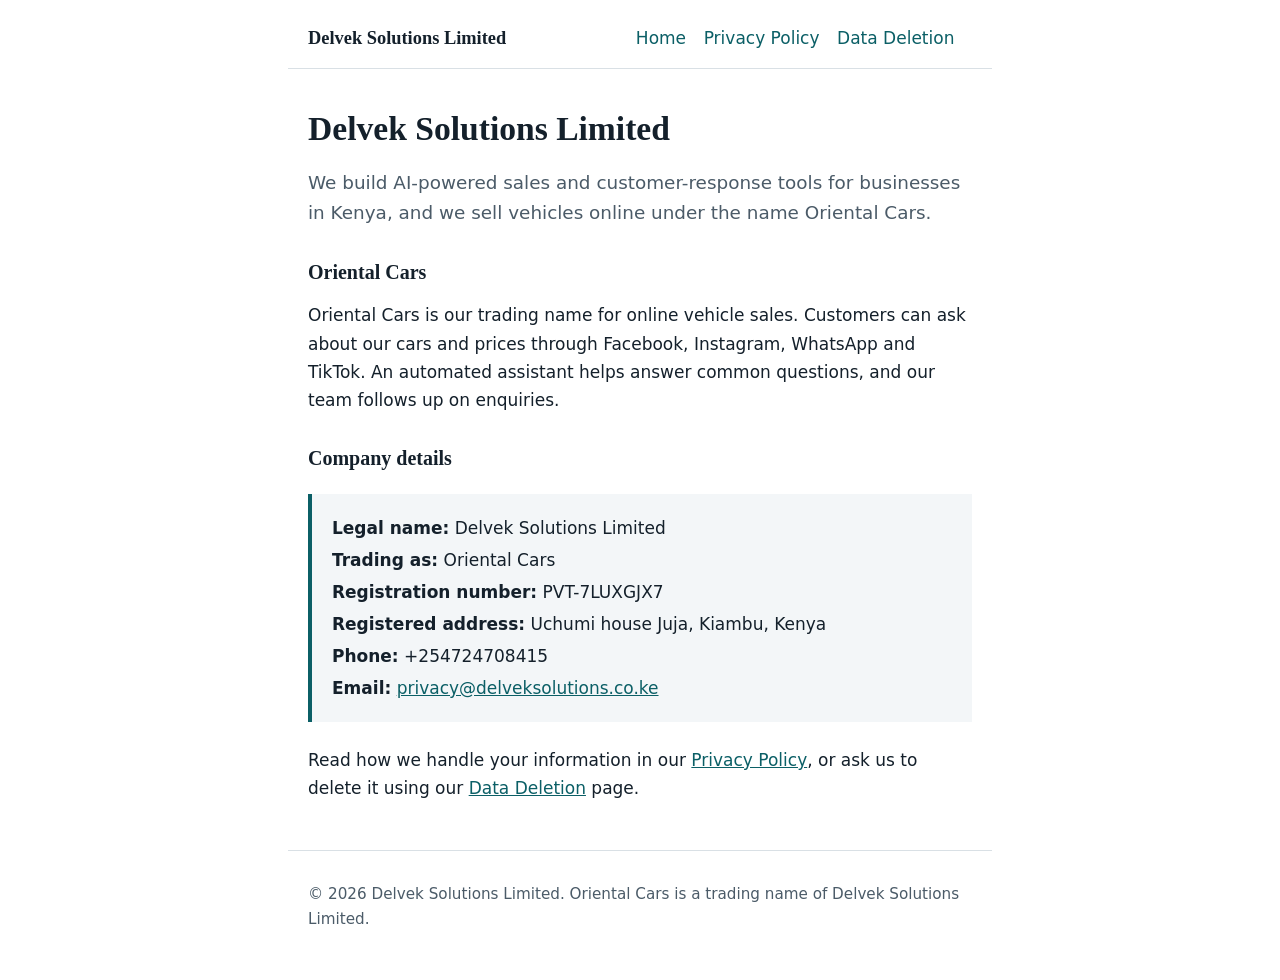
<file: index.html>
<!DOCTYPE html>
<html lang="en"><head><meta charset="utf-8"><meta name="viewport" content="width=device-width, initial-scale=1">
<title>Home | Delvek Solutions Limited</title><link rel="stylesheet" href="/style.css"></head>
<body><header><a class="brand" href="/">Delvek Solutions Limited</a><nav><a href="/">Home</a><a href="/privacy/">Privacy Policy</a><a href="/data-deletion/">Data Deletion</a></nav></header><main>
<h1>Delvek Solutions Limited</h1>
<p class="lead">We build AI-powered sales and customer-response tools for businesses in Kenya, and we sell vehicles online under the name Oriental Cars.</p>
<h2>Oriental Cars</h2>
<p>Oriental Cars is our trading name for online vehicle sales. Customers can ask about our cars and prices through Facebook, Instagram, WhatsApp and TikTok. An automated assistant helps answer common questions, and our team follows up on enquiries.</p>
<h2>Company details</h2>
<div class="box">
<p><strong>Legal name:</strong> Delvek Solutions Limited</p>
<p><strong>Trading as:</strong> Oriental Cars</p>
<p><strong>Registration number:</strong> PVT-7LUXGJX7</p>
<p><strong>Registered address:</strong> Uchumi house Juja, Kiambu, Kenya</p>
<p><strong>Phone:</strong> +254724708415</p>
<p><strong>Email:</strong> <a href="mailto:privacy@delveksolutions.co.ke">privacy@delveksolutions.co.ke</a></p>
</div>
<p>Read how we handle your information in our <a href="/privacy/">Privacy Policy</a>, or ask us to delete it using our <a href="/data-deletion/">Data Deletion</a> page.</p>
</main><footer><p>&copy; 2026 Delvek Solutions Limited. Oriental Cars is a trading name of Delvek Solutions Limited.</p></footer></body></html>
</file>
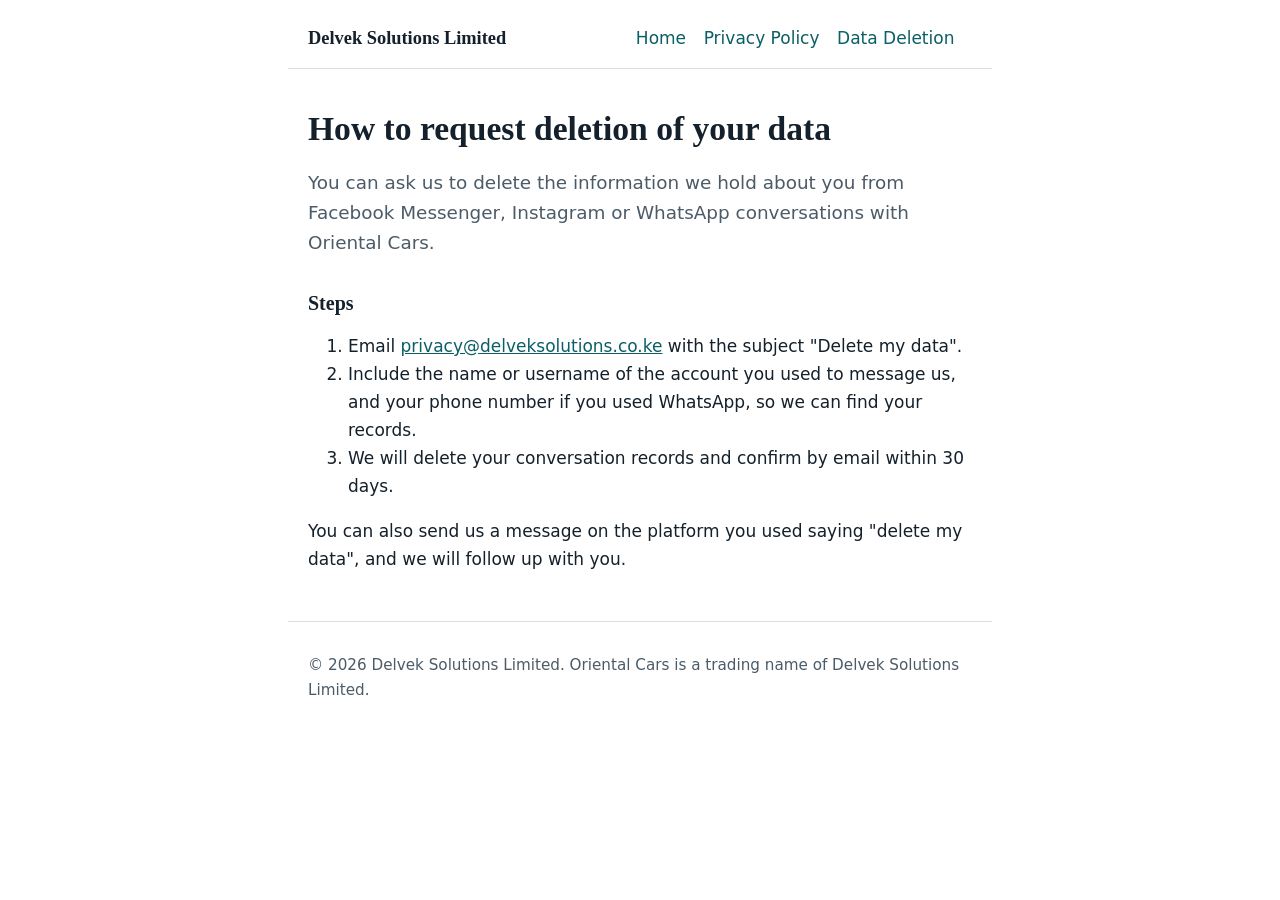
<file: data-deletion/index.html>
<!DOCTYPE html>
<html lang="en"><head><meta charset="utf-8"><meta name="viewport" content="width=device-width, initial-scale=1">
<title>Data Deletion | Delvek Solutions Limited</title><link rel="stylesheet" href="/style.css"></head>
<body><header><a class="brand" href="/">Delvek Solutions Limited</a><nav><a href="/">Home</a><a href="/privacy/">Privacy Policy</a><a href="/data-deletion/">Data Deletion</a></nav></header><main>
<h1>How to request deletion of your data</h1>
<p class="lead">You can ask us to delete the information we hold about you from Facebook Messenger, Instagram or WhatsApp conversations with Oriental Cars.</p>
<h2>Steps</h2>
<ol>
<li>Email <a href="mailto:privacy@delveksolutions.co.ke">privacy@delveksolutions.co.ke</a> with the subject "Delete my data".</li>
<li>Include the name or username of the account you used to message us, and your phone number if you used WhatsApp, so we can find your records.</li>
<li>We will delete your conversation records and confirm by email within 30 days.</li>
</ol>
<p>You can also send us a message on the platform you used saying "delete my data", and we will follow up with you.</p>
</main><footer><p>&copy; 2026 Delvek Solutions Limited. Oriental Cars is a trading name of Delvek Solutions Limited.</p></footer></body></html>
</file>
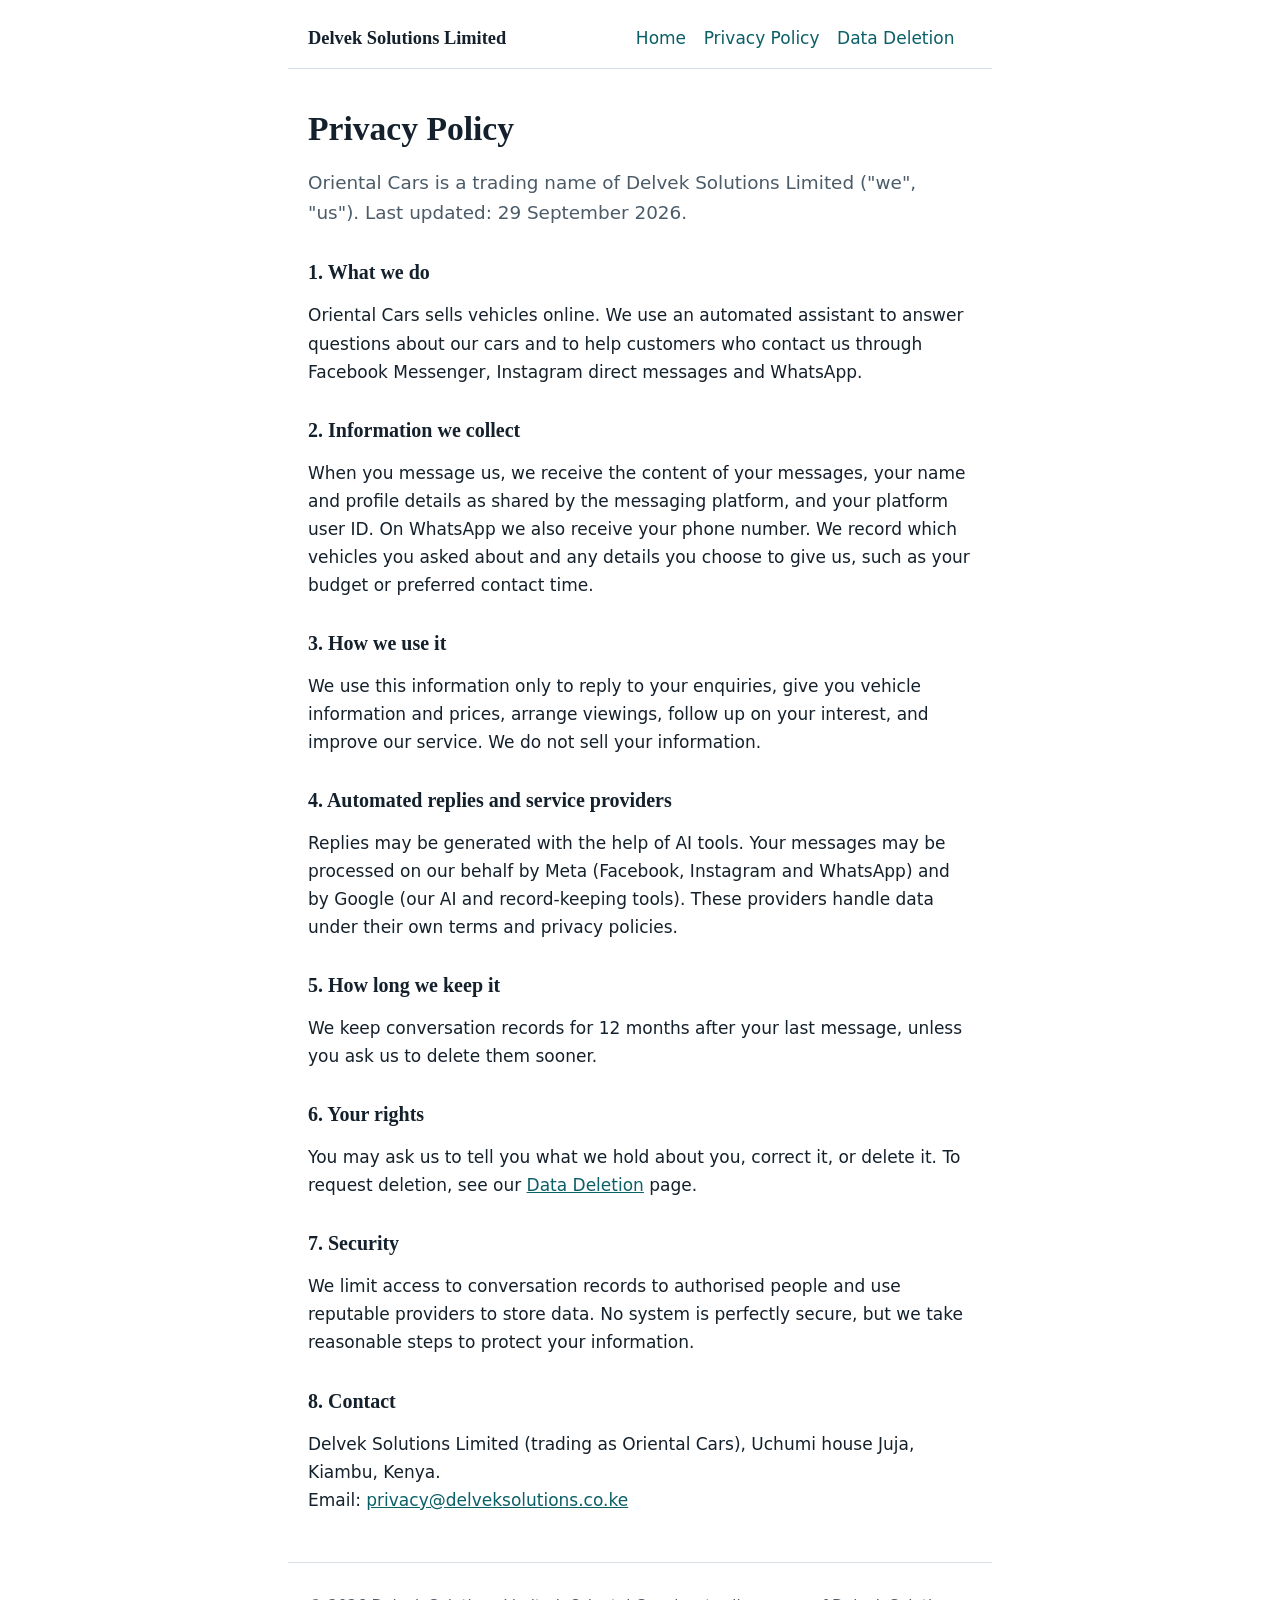
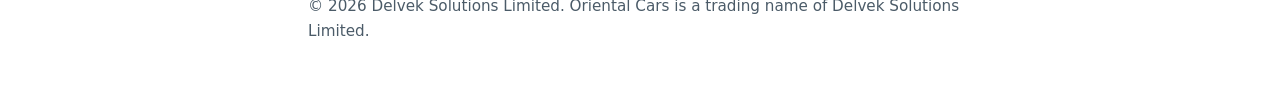
<file: privacy/index.html>
<!DOCTYPE html>
<html lang="en"><head><meta charset="utf-8"><meta name="viewport" content="width=device-width, initial-scale=1">
<title>Privacy Policy | Delvek Solutions Limited</title><link rel="stylesheet" href="/style.css"></head>
<body><header><a class="brand" href="/">Delvek Solutions Limited</a><nav><a href="/">Home</a><a href="/privacy/">Privacy Policy</a><a href="/data-deletion/">Data Deletion</a></nav></header><main>
<h1>Privacy Policy</h1>
<p class="lead">Oriental Cars is a trading name of Delvek Solutions Limited ("we", "us"). Last updated: 29 September 2026.</p>
<h2>1. What we do</h2>
<p>Oriental Cars sells vehicles online. We use an automated assistant to answer questions about our cars and to help customers who contact us through Facebook Messenger, Instagram direct messages and WhatsApp.</p>
<h2>2. Information we collect</h2>
<p>When you message us, we receive the content of your messages, your name and profile details as shared by the messaging platform, and your platform user ID. On WhatsApp we also receive your phone number. We record which vehicles you asked about and any details you choose to give us, such as your budget or preferred contact time.</p>
<h2>3. How we use it</h2>
<p>We use this information only to reply to your enquiries, give you vehicle information and prices, arrange viewings, follow up on your interest, and improve our service. We do not sell your information.</p>
<h2>4. Automated replies and service providers</h2>
<p>Replies may be generated with the help of AI tools. Your messages may be processed on our behalf by Meta (Facebook, Instagram and WhatsApp) and by Google (our AI and record-keeping tools). These providers handle data under their own terms and privacy policies.</p>
<h2>5. How long we keep it</h2>
<p>We keep conversation records for 12 months after your last message, unless you ask us to delete them sooner.</p>
<h2>6. Your rights</h2>
<p>You may ask us to tell you what we hold about you, correct it, or delete it. To request deletion, see our <a href="/data-deletion/">Data Deletion</a> page.</p>
<h2>7. Security</h2>
<p>We limit access to conversation records to authorised people and use reputable providers to store data. No system is perfectly secure, but we take reasonable steps to protect your information.</p>
<h2>8. Contact</h2>
<p>Delvek Solutions Limited (trading as Oriental Cars), Uchumi house Juja, Kiambu, Kenya.<br>Email: <a href="mailto:privacy@delveksolutions.co.ke">privacy@delveksolutions.co.ke</a></p>
</main><footer><p>&copy; 2026 Delvek Solutions Limited. Oriental Cars is a trading name of Delvek Solutions Limited.</p></footer></body></html>
</file>
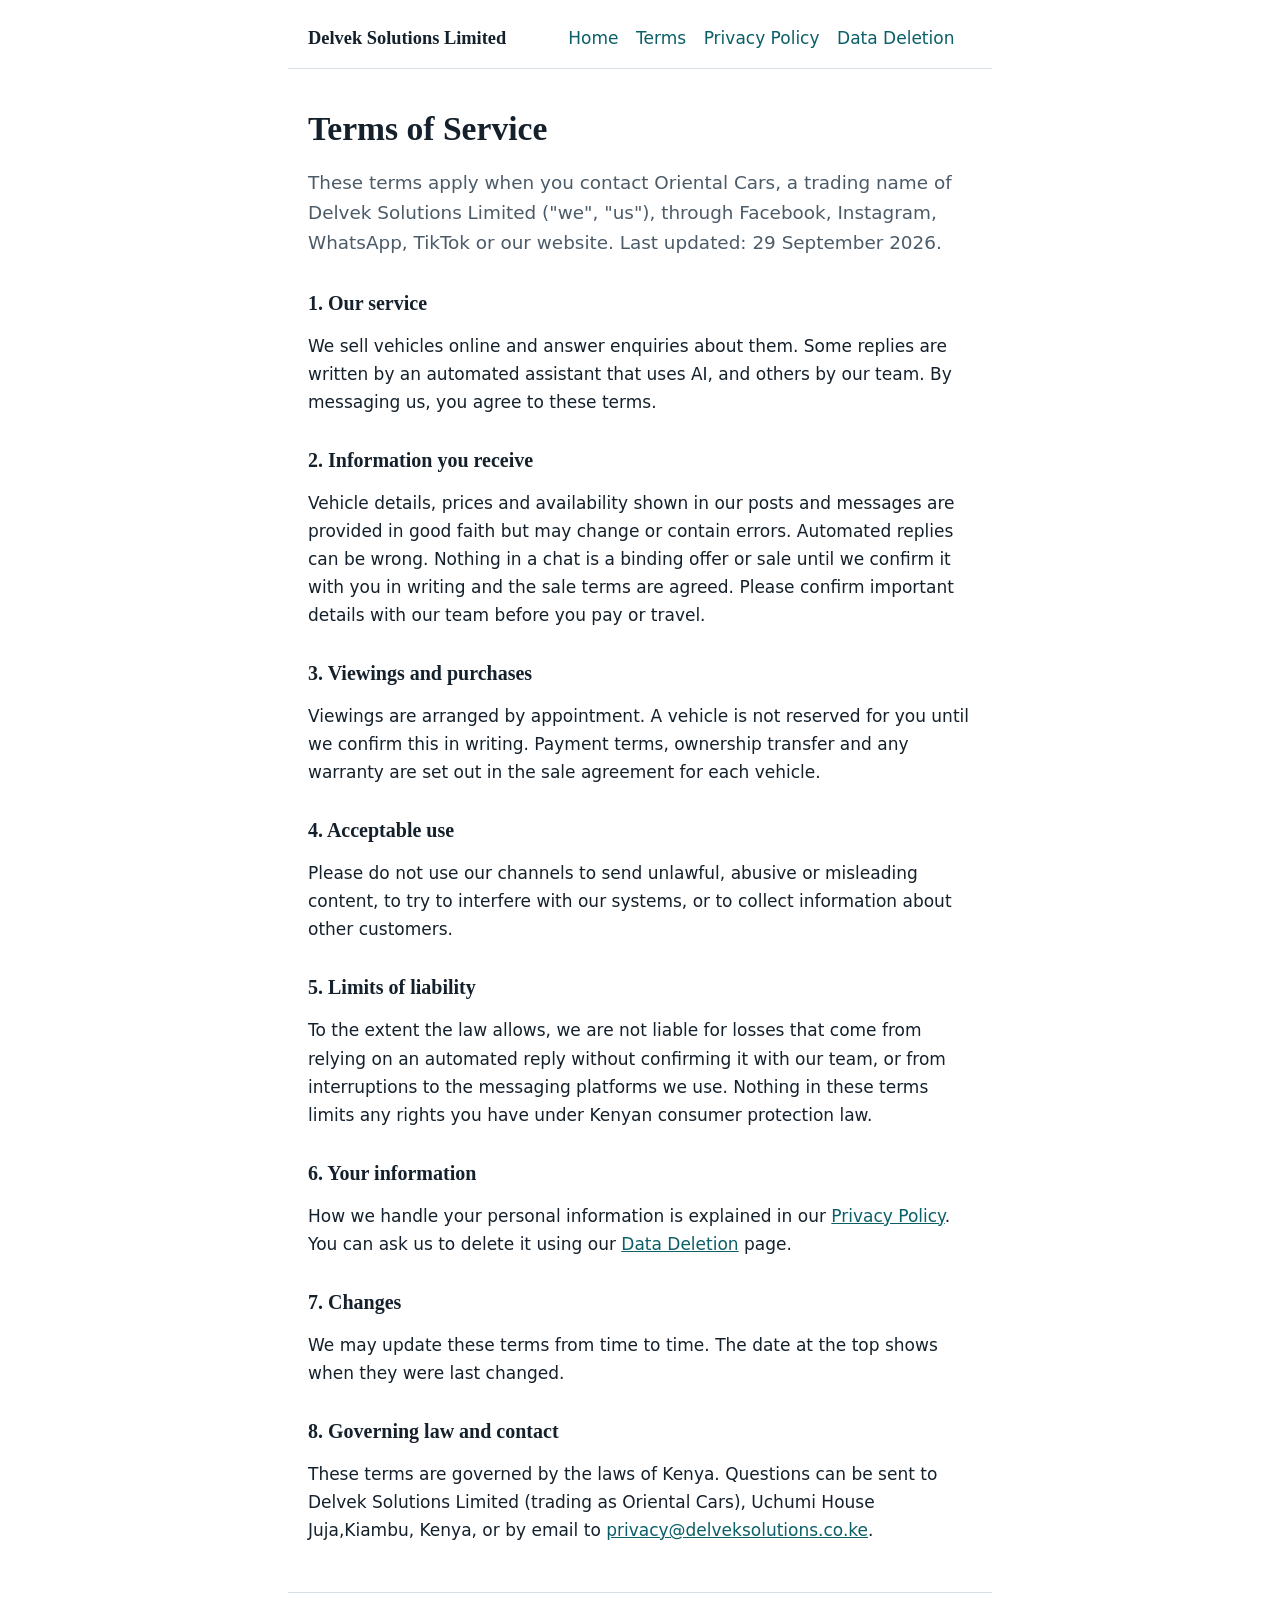
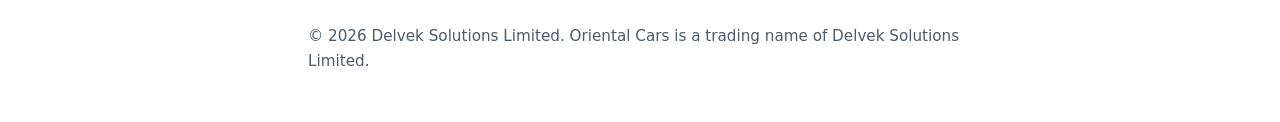
<file: terms/index.html>
<!DOCTYPE html>
<html lang="en"><head><meta charset="utf-8"><meta name="viewport" content="width=device-width, initial-scale=1">
<title>Terms of Service | Delvek Solutions Limited</title><link rel="stylesheet" href="/style.css"></head>
<body><header><a class="brand" href="/">Delvek Solutions Limited</a><nav><a href="/">Home</a><a href="/terms/">Terms</a><a href="/privacy/">Privacy Policy</a><a href="/data-deletion/">Data Deletion</a></nav></header><main>
<h1>Terms of Service</h1>
<p class="lead">These terms apply when you contact Oriental Cars, a trading name of Delvek Solutions Limited ("we", "us"), through Facebook, Instagram, WhatsApp, TikTok or our website. Last updated: 29 September 2026.</p>
<h2>1. Our service</h2>
<p>We sell vehicles online and answer enquiries about them. Some replies are written by an automated assistant that uses AI, and others by our team. By messaging us, you agree to these terms.</p>
<h2>2. Information you receive</h2>
<p>Vehicle details, prices and availability shown in our posts and messages are provided in good faith but may change or contain errors. Automated replies can be wrong. Nothing in a chat is a binding offer or sale until we confirm it with you in writing and the sale terms are agreed. Please confirm important details with our team before you pay or travel.</p>
<h2>3. Viewings and purchases</h2>
<p>Viewings are arranged by appointment. A vehicle is not reserved for you until we confirm this in writing. Payment terms, ownership transfer and any warranty are set out in the sale agreement for each vehicle.</p>
<h2>4. Acceptable use</h2>
<p>Please do not use our channels to send unlawful, abusive or misleading content, to try to interfere with our systems, or to collect information about other customers.</p>
<h2>5. Limits of liability</h2>
<p>To the extent the law allows, we are not liable for losses that come from relying on an automated reply without confirming it with our team, or from interruptions to the messaging platforms we use. Nothing in these terms limits any rights you have under Kenyan consumer protection law.</p>
<h2>6. Your information</h2>
<p>How we handle your personal information is explained in our <a href="/privacy/">Privacy Policy</a>. You can ask us to delete it using our <a href="/data-deletion/">Data Deletion</a> page.</p>
<h2>7. Changes</h2>
<p>We may update these terms from time to time. The date at the top shows when they were last changed.</p>
<h2>8. Governing law and contact</h2>
<p>These terms are governed by the laws of Kenya. Questions can be sent to Delvek Solutions Limited (trading as Oriental Cars), Uchumi House Juja,Kiambu, Kenya, or by email to <a href="mailto:privacy@delveksolutions.co.ke">privacy@delveksolutions.co.ke</a>.</p>
</main><footer><p>&copy; 2026 Delvek Solutions Limited. Oriental Cars is a trading name of Delvek Solutions Limited.</p></footer></body></html>
</file>
<file: style.css>
:root{--ink:#14202b;--muted:#4b5b68;--line:#d9e0e5;--bg:#ffffff;--soft:#f3f6f8;--accent:#0b5f66}
*{box-sizing:border-box}
body{margin:0;font:17px/1.65 system-ui,-apple-system,"Segoe UI",Roboto,sans-serif;color:var(--ink);background:var(--bg)}
a{color:var(--accent)}
a:focus-visible{outline:3px solid var(--accent);outline-offset:2px}
header,main,footer{max-width:44rem;margin:0 auto;padding:0 1.25rem}
header{display:flex;justify-content:space-between;align-items:baseline;flex-wrap:wrap;gap:.5rem 1.5rem;padding-top:1.5rem;padding-bottom:1rem;border-bottom:1px solid var(--line)}
.brand{font:700 1.15rem Charter,Georgia,serif;color:var(--ink);text-decoration:none}
nav a{margin-right:1.1rem;text-decoration:none}
nav a:hover{text-decoration:underline}
h1,h2{font-family:Charter,Georgia,serif;line-height:1.2}
h1{font-size:2.1rem;margin:2.5rem 0 .75rem}
h2{font-size:1.25rem;margin:2rem 0 .5rem}
.lead{font-size:1.15rem;color:var(--muted)}
.box{background:var(--soft);border-left:4px solid var(--accent);padding:1rem 1.25rem;margin:1.5rem 0}
.box p{margin:.25rem 0}
footer{margin-top:3rem;padding-top:1rem;padding-bottom:2rem;border-top:1px solid var(--line);color:var(--muted);font-size:.95rem}
</file>
